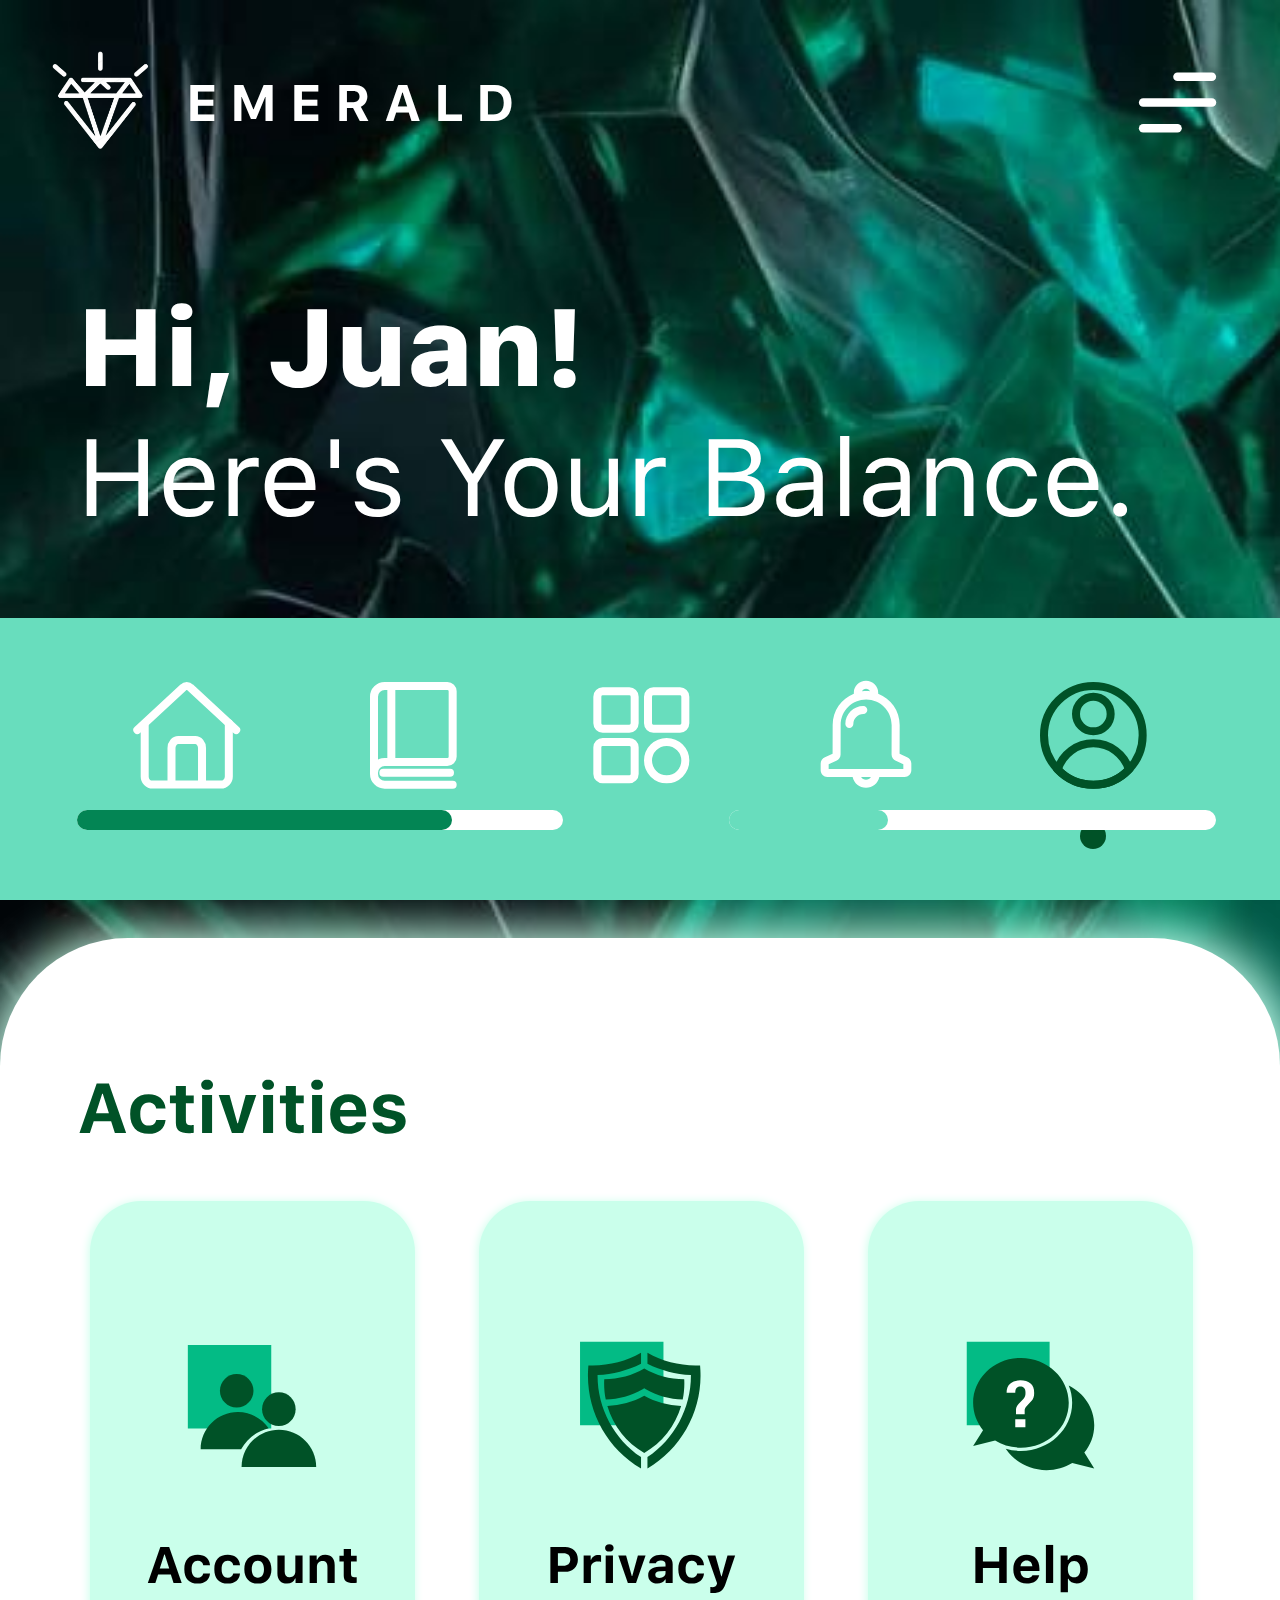
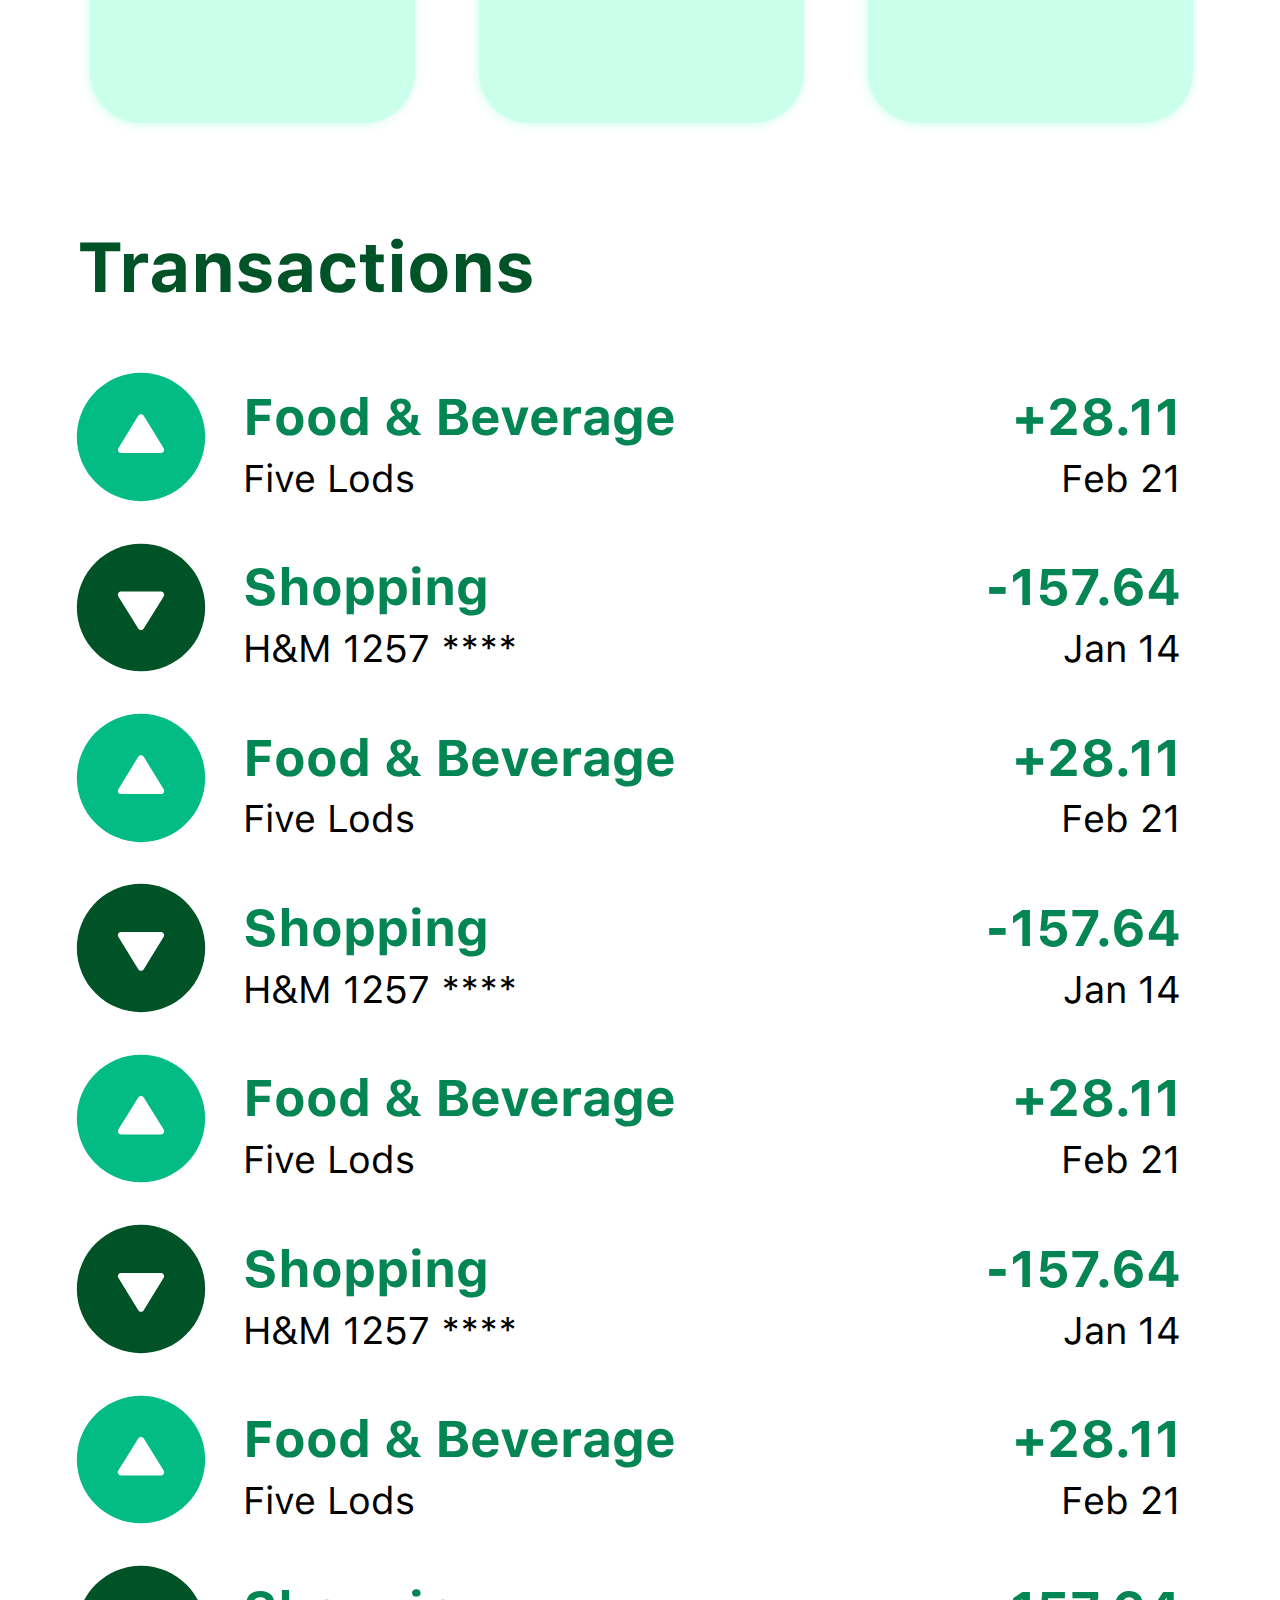
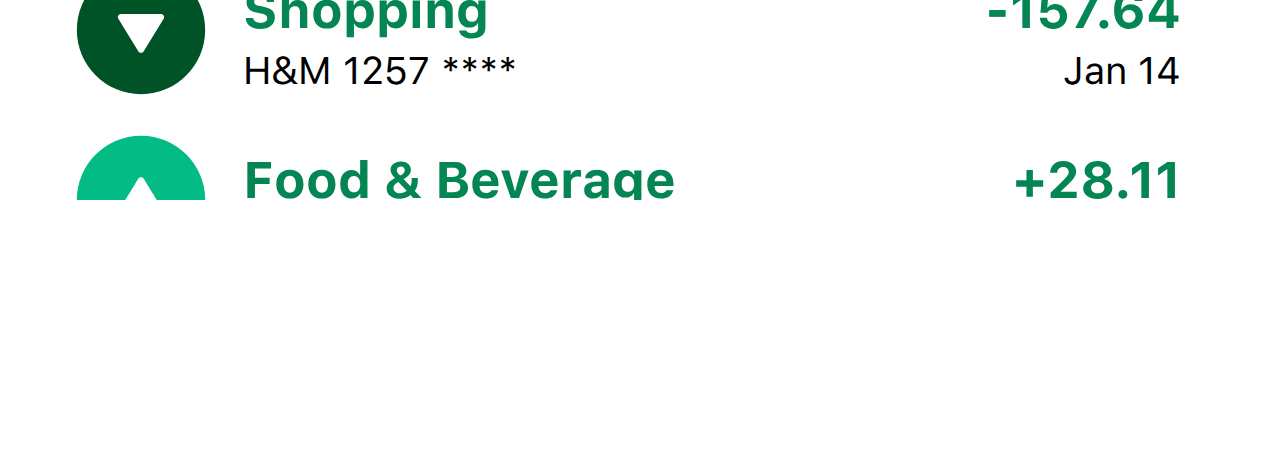
<file: index.html>
<!DOCTYPE html>
<html lang="en">
<head>
    <meta charset="UTF-8">
    <meta name="viewport" content="width=device-width, initial-scale=1.0">
    <link rel="stylesheet" href="css/style.css">
    <title>Inicio</title>
</head>
<body>
    <header class="header">
        <div class="titulo">
            <img src="storage/imgs/logo2.png">
            <p>EMERALD</p>
        </div>
            <img src="storage/imgs/menuprin.svg">
    </header>

    <main class="main">
        <section class="olap">
            <article class="saludo">
                <div class="titulo1">
                    <h1>Hi, Juan!</h1>
                </div>
                <div class="titulo2">
                    <h1>Here's Your Balance.</h1>
                </div>
            </article>

            <article class="cont_stad">
                <div class="left">
                    <p>SAVINGS</p>
                    <h2><span>$</span>15.615</h2>
                    <img class="rw" src="storage/imgs/Rectangle 4.svg">
                    <img class="rw" src="storage/imgs/Rectangle 5.svg">
                </div>
                <div class="right">
                    <p>ASSETS</p>
                    <h2><span>$</span>9.615</h2>
                    <img class="rw2" src="storage/imgs/Rectangle 4.svg">
                    <img class="rw2" src="storage/imgs/Rectangle 6.svg">
                </div>
            </article>
        </section> 
    </main>
    <section class="act_tra">
        <article class="top">
            <div class="activities">
                <h4>Activities</h4>
            </div>
            <div class="slider">
                <a class="conti" href="#">
                    <div class="cont">
                        <img src="storage/imgs/usuarios.svg">
                        <p>Account</p>
                    </div>
                </a>
                <a class="conti" href="#">
                    <div class="cont">
                        <img src="storage/imgs/privacidad.svg">
                        <p>Privacy</p>
                    </div>
                </a>
                <a class="conti" href="#">
                    <div class="cont">
                        <img src="storage/imgs/ayuda.svg">
                        <p>Help</p>
                    </div>
                </a>
                <a class="conti" href="#">
                    <div class="cont">
                        <img src="storage/imgs/usuarios.svg">
                        <p>Account</p>
                    </div> 
                </a>
                <a class="conti" href="#">
                    <div class="cont">
                        <img src="storage/imgs/privacidad.svg">
                        <p>Privacy</p>
                    </div> 
                </a> 
                <a class="conti" href="#">
                    <div class="cont">
                        <img src="storage/imgs/ayuda.svg">
                        <p>Help</p>
                    </div>
                </a>      
            </div>
        </article>

        <article class="bottom">
            <div class="transactions">
                <h4>Transactions</h4>
            </div>
            <div class="bye">
                <a class="hi" href="#">
                    <div class="first">
                        <div class="top">
                            <img src="storage/imgs/subir.svg">
                        </div>
                        <div class="texts">
                            <div class="text1_top">
                                <p>Food & Beverage</p>
                                <small>Five Lods</small>
                            </div>
                            <div class="text2_top">
                                <p>+28.11</p>
                                <small>Feb 21</small>
                            </div>
                        </div>
                    </div>
                </a>
                <a class="hi" href="#">
                    <div class="first">
                        <div class="top">
                            <img src="storage/imgs/bajar.svg">
                        </div>
                        <div class="texts">
                            <div class="text1_top">
                                <p>Shopping</p>
                                <small>H&M 1257 ****</small>
                            </div>
                            <div class="text2_top">
                                <p>-157.64</p>
                                <small>Jan 14</small>
                            </div>
                        </div>
                    </div>
                </a>
                <a class="hi" href="#">
                    <div class="first">
                        <div class="top">
                            <img src="storage/imgs/subir.svg">
                        </div>
                        <div class="texts">
                            <div class="text1_top">
                                <p>Food & Beverage</p>
                                <small>Five Lods</small>
                            </div>
                            <div class="text2_top">
                                <p>+28.11</p>
                                <small>Feb 21</small>
                            </div>
                        </div>
                    </div>
                </a>
                <a class="hi" href="#">
                    <div class="first">
                        <div class="top">
                            <img src="storage/imgs/bajar.svg">
                        </div>
                        <div class="texts">
                            <div class="text1_top">
                                <p>Shopping</p>
                                <small>H&M 1257 ****</small>
                            </div>
                            <div class="text2_top">
                                <p>-157.64</p>
                                <small>Jan 14</small>
                            </div>
                        </div>
                    </div>
                </a>
                <a class="hi" href="#">
                    <div class="first">
                        <div class="top">
                            <img src="storage/imgs/subir.svg">
                        </div>
                        <div class="texts">
                            <div class="text1_top">
                                <p>Food & Beverage</p>
                                <small>Five Lods</small>
                            </div>
                            <div class="text2_top">
                                <p>+28.11</p>
                                <small>Feb 21</small>
                            </div>
                        </div>
                    </div>
                </a>
                <a class="hi" href="#">
                    <div class="first">
                        <div class="top">
                            <img src="storage/imgs/bajar.svg">
                        </div>
                        <div class="texts">
                            <div class="text1_top">
                                <p>Shopping</p>
                                <small>H&M 1257 ****</small>
                            </div>
                            <div class="text2_top">
                                <p>-157.64</p>
                                <small>Jan 14</small>
                            </div>
                        </div>
                    </div>
                </a>
                <a class="hi" href="#">
                    <div class="first">
                        <div class="top">
                            <img src="storage/imgs/subir.svg">
                        </div>
                        <div class="texts">
                            <div class="text1_top">
                                <p>Food & Beverage</p>
                                <small>Five Lods</small>
                            </div>
                            <div class="text2_top">
                                <p>+28.11</p>
                                <small>Feb 21</small>
                            </div>
                        </div>
                    </div>
                </a>
                <a class="hi" href="#">
                    <div class="first">
                        <div class="top">
                            <img src="storage/imgs/bajar.svg">
                        </div>
                        <div class="texts">
                            <div class="text1_top">
                                <p>Shopping</p>
                                <small>H&M 1257 ****</small>
                            </div>
                            <div class="text2_top">
                                <p>-157.64</p>
                                <small>Jan 14</small>
                            </div>
                        </div>
                    </div>
                </a>
                <a class="hi" href="#">
                    <div class="first">
                        <div class="top">
                            <img src="storage/imgs/subir.svg">
                        </div>
                        <div class="texts">
                            <div class="text1_top">
                                <p>Food & Beverage</p>
                                <small>Five Lods</small>
                            </div>
                            <div class="text2_top">
                                <p>+28.11</p>
                                <small>Feb 21</small>
                            </div>
                        </div>
                    </div>
                </a>
                <a class="hi" href="#">
                    <div class="first">
                        <div class="top">
                            <img src="storage/imgs/bajar.svg">
                        </div>
                        <div class="texts">
                            <div class="text1_top">
                                <p>Shopping</p>
                                <small>H&M 1257 ****</small>
                            </div>
                            <div class="text2_top">
                                <p>-157.64</p>
                                <small>Jan 14</small>
                            </div>
                        </div>
                    </div>
                </a>
                <a class="hi" href="#">
                    <div class="first">
                        <div class="top">
                            <img src="storage/imgs/subir.svg">
                        </div>
                        <div class="texts">
                            <div class="text1_top">
                                <p>Food & Beverage</p>
                                <small>Five Lods</small>
                            </div>
                            <div class="text2_top">
                                <p>+28.11</p>
                                <small>Feb 21</small>
                            </div>
                        </div>
                    </div>
                </a>
                <a class="hi" href="#">
                    <div class="first">
                        <div class="top">
                            <img src="storage/imgs/bajar.svg">
                        </div>
                        <div class="texts">
                            <div class="text1_top">
                                <p>Shopping</p>
                                <small>H&M 1257 ****</small>
                            </div>
                            <div class="text2_top">
                                <p>-157.64</p>
                                <small>Jan 14</small>
                            </div>
                        </div>
                    </div>
                </a>
            </div>
    </section>

    <footer class="footer">
        <ul class="footer_ul">
            <li>
                <a href="#">
                    <img src="storage/imgs/casa.svg">
                </a>
            </li>
            <li>
                <a href="views/balance.html">
                    <img src="storage/imgs/libro.svg">
                </a>
            </li>
            <li>
                <a href="views/galaxi.html">
                    <img src="storage/imgs/menu.svg">
                </a>
            </li>
            <li>
                <a href="#">
                    <img src="storage/imgs/campana.svg">
                </a>
            </li>
            <li>
                <a href="#">
                    <img src="storage/imgs/usuario.svg">
                </a>
            </li>
        </ul>
        <ul class="footer_uli">
            <li>
                <a href="#">
                    <!-- <img src="/storage/imgs/Ellipse 2.svg"> -->
                </a>
            </li>
            <li>
                <a href="#">
                    <!-- <img src="/storage/imgs/Ellipse 2.svg"> -->
                </a>
            </li>
            <li>
                <a href="#">
                    <!-- <img src="/storage/imgs/Ellipse 2.svg"> -->
                </a>
            </li>
            <li>
                <a href="#">
                    <!-- <img src="/storage/imgs/Ellipse 2.svg"> -->
                </a>
            </li>
            <li>
                <a href="#">
                    <img src="storage/imgs/Ellipse 2.svg">
                </a>
            </li>
        </ul>
    </footer>
</body>
</html>
</file>
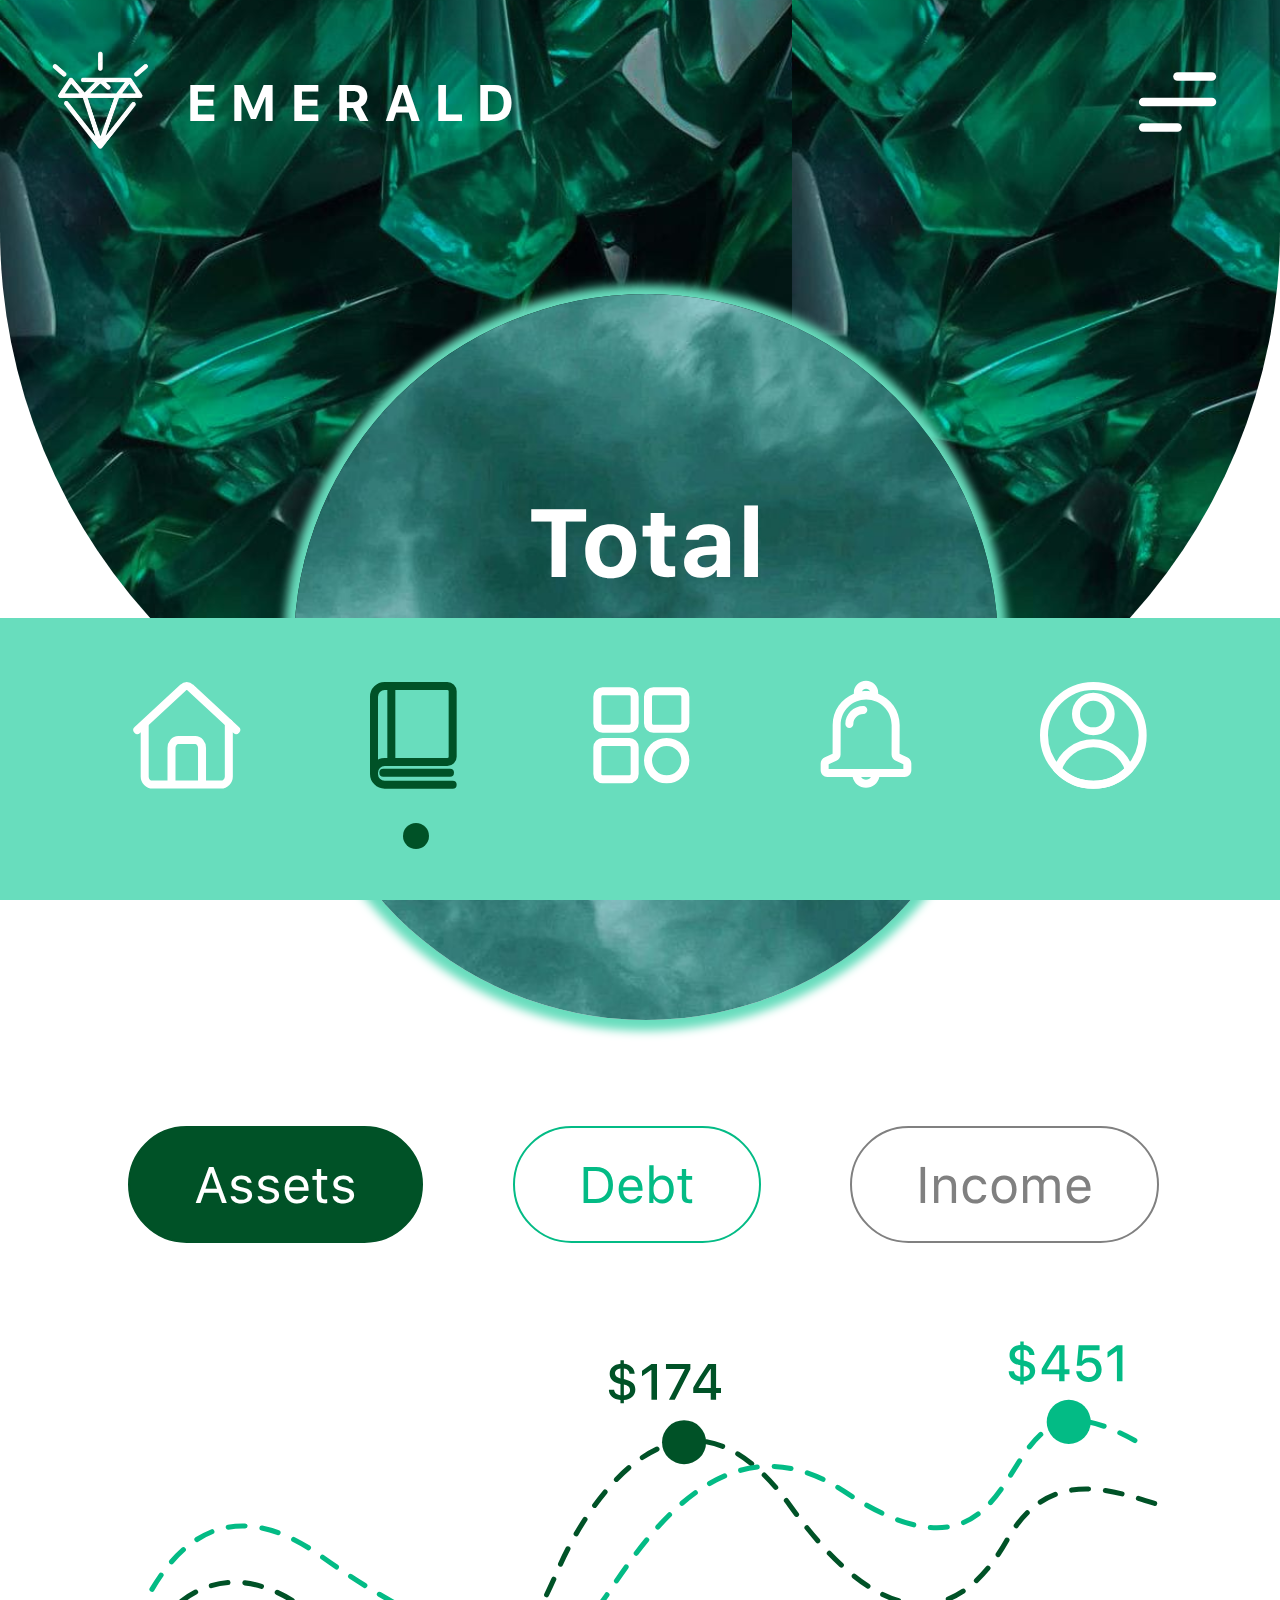
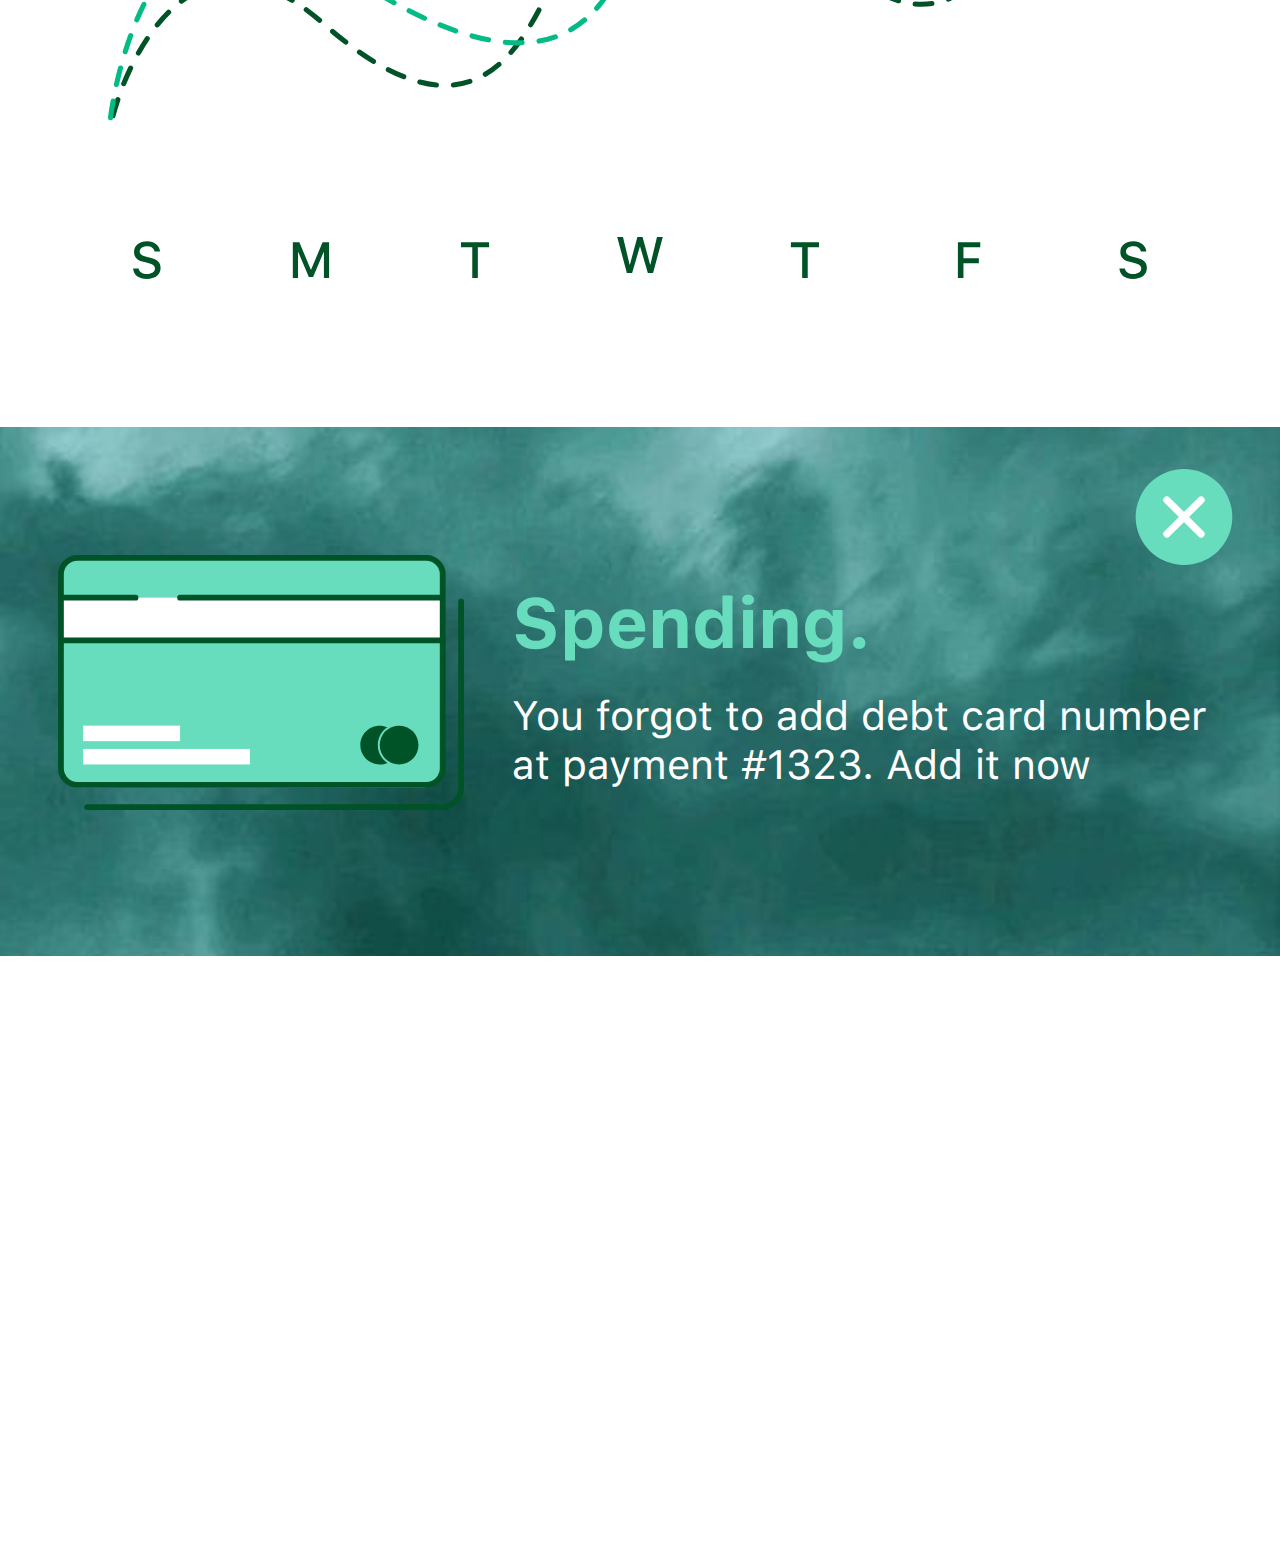
<file: views/balance.html>
<!DOCTYPE html>
<html lang="en">
<head>
    <meta charset="UTF-8">
    <meta name="viewport" content="width=device-width, initial-scale=1.0">
    <link rel="stylesheet" href="../css/balance.css">
    <title>balance</title>
</head>
<body>
    <header class="header">
        <div class="titulo">
            <img src="../storage/imgs/logo2.png">
            <p>EMERALD</p>
        </div>
            <img src="../storage/imgs/menuprin.svg">
    </header>
    <a class="ola" href="#">
    <article class="circle">
        <p>Total<p>
        <p>Balance</p>
        <p><span>$</span>214,417</p>
    </article>
    </a>
    <section class="cajas">
        <a class="a" href="#">
        <article class="box1">
            <p>Assets</p>
        </article>
        </a>
        <a class="b" href="#">
        <article class="box2">
            <p>Debt</p>
        </article>
        </a>
        <a class="c" href="#">
        <article class="box3">
            <p>Income</p>
        </article>
        </a>
    </section>
    <section class="imagenaba">
        <img src="../storage/imgs/stadystics.svg">
    </section>
    <section class="pigcuadro">
        <article class="contpig">
            <img src="../storage/imgs/Group 14.svg">
        </article>
    <section class="america">
        <article class="equis">
            <img src="../storage/imgs/equis.svg">
        </article>
        <article class="texto">
            <h1>Spending.</h1>
            <p>You forgot to add debt card number<br>
                at payment #1323. Add it now</p>
        </article>
    </section>
    </section>
    <footer class="footer">
        <ul class="footer_ul">
            <li>
                <a href="#">
                    <img src="../storage/imgs/casa.svg">
                </a>
            </li>
            <li>
                <a href="../views/balance.html">
                    <img src="../storage/imgs/libro2.svg">
                </a>
            </li>
            <li>
                <a href="../views/galaxi.html">
                    <img src="../storage/imgs/menu.svg">
                </a>
            </li>
            <li>
                <a href="#">
                    <img src="../storage/imgs/campana.svg">
                </a>
            </li>
            <li>
                <a href="../index.html">
                    <img src="../storage/imgs/usuario2.svg">
                </a>
            </li>
        </ul>
        <ul class="footer_uli">
            <li>
                <a href="#">
                    <!-- <img src="/storage/imgs/Ellipse 2.svg"> -->
                </a>
            </li>
            <li>
                <a href="#">
                    <img src="../storage/imgs/Ellipse 2.svg">
                </a>
            </li>
            <li>
                <a href="#">
                    <!-- <img src="../storage/imgs/Ellipse 2.svg"> -->
                </a>
            </li>
            <li>
                <a href="#">
                    <!-- <img src="/storage/imgs/Ellipse 2.svg"> -->
                </a>
            </li>
            <li>
                <a href="#">
                    <!-- <img src="/storage/imgs/Ellipse 2.svg"> -->
                </a>
            </li>
        </ul>
    </footer>
</body>
</html>
</file>
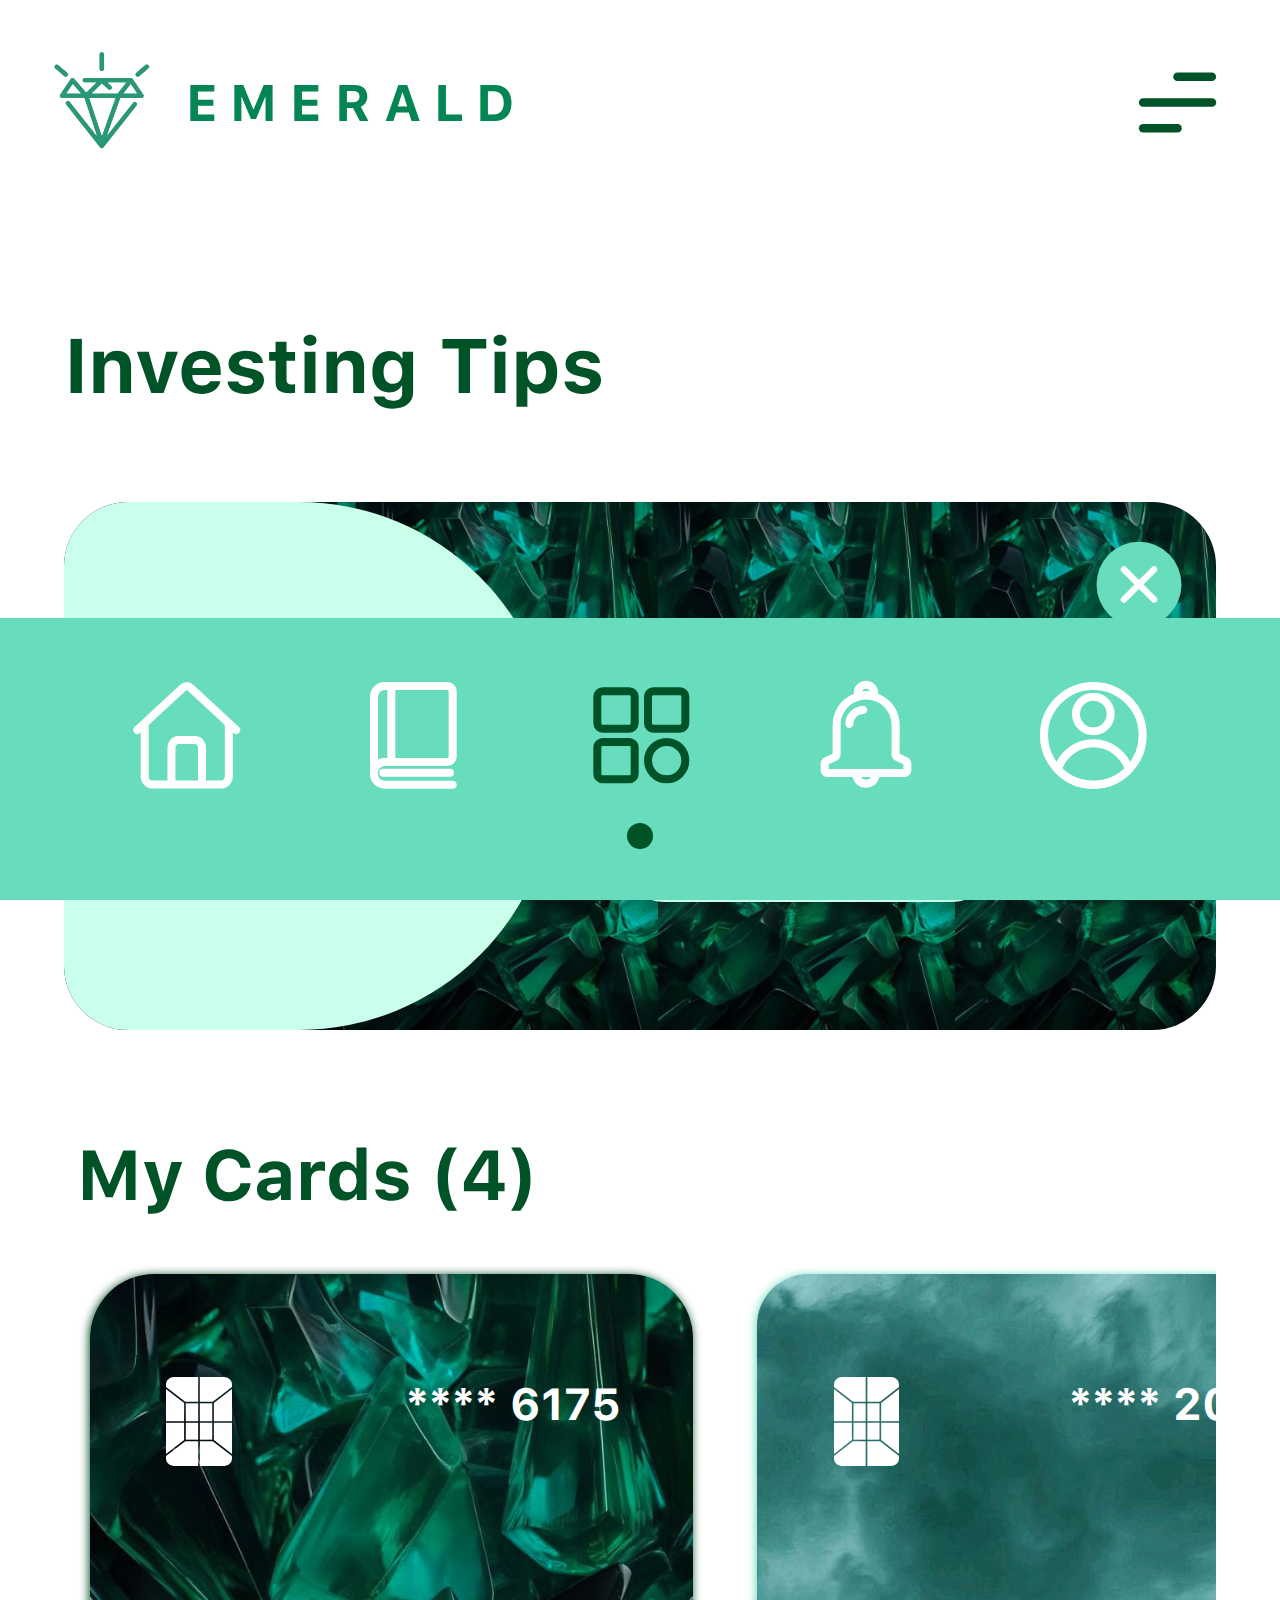
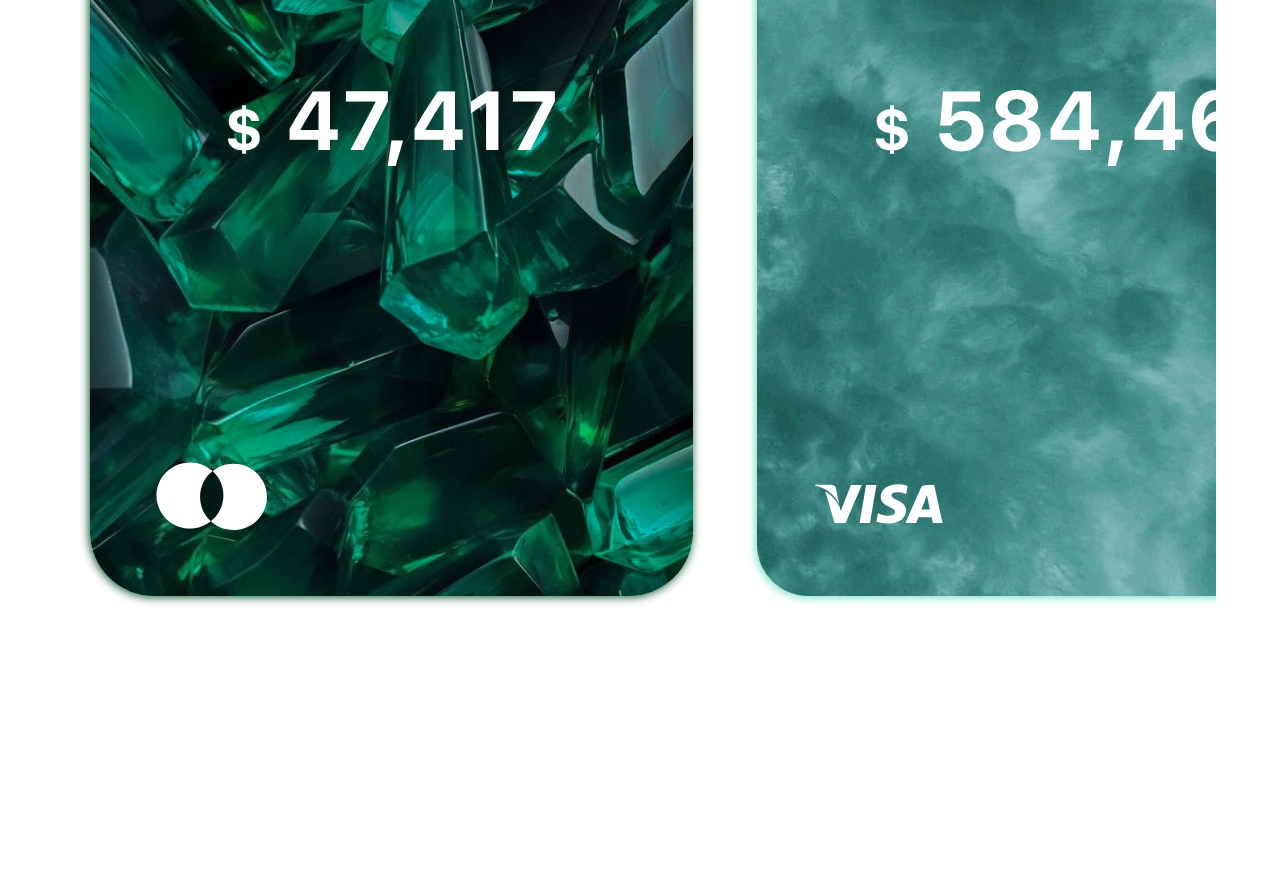
<file: views/galaxi.html>
<!DOCTYPE html>
<html lang="en">
<head>
    <meta charset="UTF-8">
    <meta name="viewport" content="width=device-width, initial-scale=1.0">
    <link rel="stylesheet" href="../css/galaxi.css">
    <title>Galaxi</title>
</head>
<body>
    <header class="header">
        <div class="titulo">
            <img src="../storage/imgs/logo3.png">
            <p>EMERALD</p>
        </div>
            <img src="../storage/imgs/menuprin2.svg">
    </header>
    <main class="main">
        <h1>Investing Tips</h1>
            <section class="pigcuadro">
                <article class="contpig">
                    <img src="../storage/imgs/cerdito.svg">
                </article>
                <article class="texto">
                    <h1>What is an ETF?</h1>
                    <p>By James B, PHD</p>
                    <a class="bottom" href="#">LEARN MORE</a>
                </article>
                <article class="equis">
                    <img src="../storage/imgs/equis.svg">
                </article>
            </section>
    </main>
    <section class="cards">
        <article class="top">
            <div class="activities">
                <h4>My Cards (4)</h4>
            </div>
            <div class="slider">
                <a class="a" href="#">
                <div class="cont">
                    <div class="arriba">
                        <img src="../storage/imgs/tarjeta.svg">
                        <p>**** 6175</p>
                    </div>
                    <div class="medio">
                        <p><span>$</span> 47,417</p>
                    </div>
                    <div class="abajo">
                        <img src="../storage/imgs/Frame 17.svg">
                    </div>
                </div>
                </a>
                <a class="b" href="#">
                    <div class="cont2">
                        <div class="arriba">
                            <img src="../storage/imgs/tarjeta.svg">
                            <p>**** 2026</p>
                        </div>
                        <div class="medio">
                            <p><span>$</span> 584,46</p>
                        </div>
                        <div class="abajo">
                            <img src="../storage/imgs/Frame 33.svg">
                        </div>
                    </div>
                </a>
                <a class="a" href="#">
                    <div class="cont">
                        <div class="arriba">
                            <img src="../storage/imgs/tarjeta.svg">
                            <p>**** 6175</p>
                        </div>
                        <div class="medio">
                            <p><span>$</span> 47,417</p>
                        </div>
                        <div class="abajo">
                            <img src="../storage/imgs/Frame 17.svg">
                        </div>
                    </div>
                </a>
                    <a class="b" href="#">
                        <div class="cont2">
                            <div class="arriba">
                                <img src="../storage/imgs/tarjeta.svg">
                                <p>**** 2026</p>
                            </div>
                            <div class="medio">
                                <p><span>$</span> 584,46</p>
                            </div>
                            <div class="abajo">
                                <img src="../storage/imgs/Frame 33.svg">
                            </div>
                        </div>
                    </a> 
        </article>
    </section>
    <footer class="footer">
        <ul class="footer_ul">
            <li>
                <a href="#">
                    <img src="../storage/imgs/casa.svg">
                </a>
            </li>
            <li>
                <a href="../views/balance.html">
                    <img src="../storage/imgs/libro.svg">
                </a>
            </li>
            <li>
                <a href="../views/galaxi.html">
                    <img src="../storage/imgs/menu2.svg">
                </a>
            </li>
            <li>
                <a href="#">
                    <img src="../storage/imgs/campana.svg">
                </a>
            </li>
            <li>
                <a href="../index.html">
                    <img src="../storage/imgs/usuario2.svg">
                </a>
            </li>
        </ul>
        <ul class="footer_uli">
            <li>
                <a href="#">
                    <!-- <img src="/storage/imgs/Ellipse 2.svg"> -->
                </a>
            </li>
            <li>
                <a href="#">
                    <!-- <img src="/storage/imgs/Ellipse 2.svg"> -->
                </a>
            </li>
            <li>
                <a href="#">
                    <img src="../storage/imgs/Ellipse 2.svg">
                </a>
            </li>
            <li>
                <a href="#">
                    <!-- <img src="/storage/imgs/Ellipse 2.svg"> -->
                </a>
            </li>
            <li>
                <a href="#">
                    <!-- <img src="/storage/imgs/Ellipse 2.svg"> -->
                </a>
            </li>
        </ul>
    </footer>
</body>
</html>
</file>
<file: css/style.css>
@import url(variables.css);

*{
    margin:0;
    padding: 0;
    box-sizing: border-box;
}

header{
    display:flex;
    justify-content: space-between;
    padding: 4vw;
    /* background-color: rosybrown; */
}
body{
    background-image: url("../storage/imgs/fondo1.jpg");
    background-repeat: no-repeat;
    background-size: cover;
}


.header img{
    width:8vw
}

.titulo{
    display:flex; 
    align-items: center;
}

.titulo p{
    font-size: 4vw;
    margin-left: 2.5vw;
    color: white;
    letter-spacing: 1vw;
    font-family: "basic_text";
}

.titulo img{
    width:8vw;
}

.olap{
    padding: 6vw;
    /* background-color: olive; */
}

.titulo1 h1{
    font-size: 8.5vw;
    color: white;
    font-family: "Main_title";
}

.titulo2 h1{
    font-size: 8.5vw;
    color: white;
    font-family: "Main_title2";
    font-weight: lighter;
}

.cont_stad{
    display:flex;
    justify-content: space-between;
    margin-top: 6vw;
    gap:19vw;
    /* border: 1px solid black; */
}

.right{
    /* border: 1px solid black; */
    flex-grow: 1;
    margin-left: -9vw;
}

.left{
    /* border: 1px solid black; */
    flex-grow: 1;
}

.left p,
.right p{
    font-size: 4vw;
    font-family: "Main_title2";
    color: white;
}

.left h2,
.right h2{
    font-size: 6vw;
    font-family: "basic_text";
    color: white;
    margin-top: 1vw;
}

.left span,
.right span{
    font-size: 4vw;
}

.rw {
    height: 1.6vw;
    margin-top: 2vw;
    z-index: 1;
    position: absolute;
}

.rw2 {
    height: 1.6vw;
    margin-top: 2vw;
    margin-left: 2vw;
    z-index: 1;
    position: absolute;
}

.right p,
.right h2{
    margin-left: 3vw;
}

.act_tra{
    /* border:1px solid black; */
    padding-left:5vw;
    padding-bottom: 20vw;
    padding-top: 10vw;
    margin-top: 6vw;
    height:100%;
    width:100%;
    opacity:1;
    border-top-left-radius: 10vw;
    border-top-right-radius: 10vw;
    box-shadow: 1px 8px 50px 15px var(--color-5);
    background: rgb(255, 255, 255);
}

.slider{
    /* border:1px solid black; */
    padding:2vw;
    width:90vw;
    display:flex;
    flex-direction: row;
    gap:5vw;
    margin-top: 2vw;
    overflow-x: scroll;
}

.cont{
    /* border:1px solid black; */
    display: flex;
    flex-direction: column;
    padding-right: 2.7vw;
    padding-left: 2.7vw;
    padding-top: 10vw;
    padding-bottom: 10vw;
    background: var(--color-5);
    border-radius: 4vw;
    box-shadow: -1px 1px 10px 0px var(--color-5);
}

.conti{
    text-decoration: none;
    color: black
}

.cont:hover{
    background-image: url("../storage/imgs/footer.jpeg");
    background-size: cover;
    transform: scale(1.1);
    transition:1s ;

}

.slider img{
    /* border:1px solid black; */
    display: flex;
    margin: 0 auto;
    height: 10vw;
}

.cont p{
    font-size: 4vw;
    text-align: center;
    font-family: "basic_text";
    margin-top: 4vw;
    font-weight: lighter;
    width: 20vw;
}

.activities h4{
    font-family: "basic_text";
    font-size: 5.5vw;
    padding-left: 1vw;
    color: var(--color-1)
}

.footer{
    /* border: 1px solid black; */
    background-color:var(--color-4);
    position:fixed;
    bottom:0vw;
    width:100%;
    padding-top: 2vw;
    padding-bottom: 4vw;

}

.footer_ul{
    display: flex;
    justify-content: space-evenly;
    align-items: center;
    padding:2vw;
    /* border: 1px solid black */
}

.footer_ul li{
    list-style: none;

}

.footer_ul li a{
    display:flex
}

.footer_ul li a img{
    object-fit: contain;
    height:10vw
}

.footer_uli{
    display: flex;
    padding-right: 2vw;
    gap:21.1vw;
    align-items: center;
    /* border: 1px solid black */
}

.footer_uli li{
    list-style: none;

}

.footer_uli li a{
    display:flex
}

.footer_uli li a img{
    object-fit: contain;
    height:2vw
}


.transactions h4{
    font-family: "basic_text";
    font-size: 5.5vw;
    padding-top: 2vw;
    padding-bottom: 4vw;
    padding-left: 1vw;
    color: var(--color-1)
}

.cont_trans{
    display:flex;
    flex-direction: column;
    margin-top: 6vw;
    /* border: 1px solid black; */
}

.bottom{
    margin-top: 4vw;
    width:90vw;
    height:125vw;
    overflow-y: scroll;
}

.hi{
    text-decoration: none;
}

.oli{
    display: flex;
    flex-direction: row;
}

.bye{
    display: flex;
    flex-direction: column;
}

.first{
    display: flex;
    flex-direction: row;
    padding-bottom: 1vw;
    width:97%
}

.first:hover{
    transform: scale(1.02);
    transition:0.5s ;
}

.top img{
    height:12vw
}

.text1_top{
    margin-left: 2vw;
    width:45vw;
    /* border: 1px solid blue; */
}

.text2_top{
    margin-left: 2vw;
    width:15vw;
    /* border: 1px solid blue; */
}

.text1_top p{
    font-size: 4vw;
    font-family: "basic_text";
    color: var(--color-2)
}

.text2_top p{
    font-size: 4vw;
    font-family: "basic_text";
    color:var(--color-2);
    display: flex;
    justify-content: end;
}

.text2_top small{
    display: flex;
    padding-top:0.6vw;
    justify-content: end;
    font-family: "Main_title2";
    font-size: 3vw;
    color: black
}

.text1_top small{
    display: flex;
    padding-top:0.6vw;
    justify-content: start;
    font-family: "Main_title2";
    font-size: 3vw;
    color: black
}

.texts{
    display:flex;
    flex-direction: row;
    justify-content: space-between;
    margin-top: 2vw;
    width:80vw
}
</file>
<file: css/balance.css>
@import url(variables.css);

*{
    margin:0;
    padding: 0;
    box-sizing: border-box;
}

header{
    display:flex;
    justify-content: space-between;
    background-image: url("../storage/imgs/fondo1.jpg");
    background-size: contain;
    margin-top: -47vw;
    padding-left: 4vw;
    padding-right: 4vw;
    border-radius:45vw;
    
}

.header img{
    width:8vw
}

.titulo{
    display:flex; 
    align-items: center;
    height:110vw;
}

.titulo p{
    font-size: 4vw;
    margin-left: 2.5vw;
    color: white;
    letter-spacing: 1vw;
    font-family: "basic_text";
}

.titulo img{
    width:8vw;
}


.circle{
    /* background-color: var(--color-2); */
    background-image: url("../storage/imgs/footer.jpeg");
    background-size: cover;
    background-repeat: no-repeat;
    margin-top:-40vw;
    margin-left:23vw;
    text-align: center;
    position:absolute;
    width:55vw;
    padding-top:15vw;
    padding-bottom: 15vw;
    padding-left: 15vw;
    border-radius: 30vw;
    box-shadow: -0.5px 1px 10px 10px var(--color-4);
}

.circle p{
    font-family: "basic_text";
    font-size: 7.5vw;
    margin-left: -15vw;
    color: white
}

.circle span{
    font-size: 5vw;
}

.cajas{
    display:flex;
    width:90%;
    flex-direction: row;
    margin-top: 25vw;
    padding-left: 10vw;
    gap:7vw
}

.box1,
.box2,
.box3{
    padding:2vw 5vw 2vw 5vw;
    border-radius: 5vw;
}

.box1 p,
.box2 p,
.box3 p{
    font-family: "Main_title2";
    font-size: 4vw;
}

.box1{
    border: 2px solid var(--color-1);
    background-color: var(--color-1);
    color: white
}

.box2{
    border: 2px solid var(--color-3);
    color: var(--color-3);
}

.box3{
    border: 2px solid gray;
    color: gray
}

.imagenaba img{
    height:47vw;
    width:100vw;
    margin-top: 7vw;
}

.footer{
    /* border: 1px solid black; */
    background-color:var(--color-4);
    position:fixed;
    bottom:0vw;
    width:100%;
    padding-top: 2vw;
    padding-bottom: 4vw;

}

.footer_ul{
    display: flex;
    justify-content: space-evenly;
    align-items: center;
    padding:2vw;
    /* border: 1px solid black */
}

.footer_ul li{
    list-style: none;

}

.footer_ul li a{
    display:flex
}

.footer_ul li a img{
    object-fit: contain;
    height:10vw
}

.footer_uli{
    display: flex;
    padding-right: 2vw;
    gap:31.5vw;
    align-items: center;
    /* border: 1px solid black */
}

.footer_uli li{
    list-style: none;

}

.footer_uli li a{
    display:flex
}

.footer_uli li a img{
    object-fit: contain;
    height:2vw
}

.pigcuadro{
    background-image: url("../storage/imgs/footer.jpeg");
    background-size: cover;
    margin-top: 7vw;
    margin-bottom: 15vw;
    margin-right: 5vw;
    padding-bottom:1vw;
    display: flex;
    flex-direction: row;
    width:100vw;
}

.pigcuadro img{
    height:20vw;
}

.contpig{
    margin-right: 5vw;
    padding-left: 4.5vw;
    padding-top: 10vw;
    padding-bottom: 10vw;
    width:35vw
}

.equis img{
    display: flex;
    margin-left: 48vw;
    margin-top: 2vw;
    width:9vw;
    height:10vw;
}

.texto{
    height: auto;
}

.texto h1{
    font-size: 5.5vw;
    padding-bottom: 2vw;
    color: var(--color-4);
    font-family: "basic_text";
}

.texto p{
    font-family: "Main_title2";
    font-size: 3.2vw;
    padding-bottom: 4.5vw;
    color: white
}

.ola:hover{
    .circle{
        box-shadow: -0.5px 1px 30px 10px var(--color-2);
        transform: scale(1.02);
        transition:0.5s ;
        width:60vw;
        margin-left:20vw;
    }

    .circle p{
        font-size: 9vw;
        transform: scale(1.02);
        transition:0.5s ;
    }
}

.a, 
.b, 
.c{
    text-decoration: none;
}

.a:hover{
    .box1{
        transform: scale(1.02);
        transition:0.5s ;
        box-shadow: -0.5px 1px 20px 10px var(--color-1);
    }

    .box1 p{
        font-family: "basic_text";
        transition: all 0.5s;
        font-size: 5vw;
    }
}

.b:hover{
    .box2{
        transform: scale(1.02);
        transition:0.5s ;
        box-shadow: -0.5px 1px 20px 10px var(--color-4);
    }

    .box2 p{
        font-family: "basic_text";
        transition: all 0.5s;
        font-size: 5vw;
    }
}

.c:hover{
    .box3{
        transform: scale(1.02);
        transition:0.5s ;
        box-shadow: -0.5px 1px 20px 10px gray;
    }

    .box3 p{
        font-family: "basic_text";
        transition: all 0.5s;
        font-size: 5vw;
    }
}
</file>
<file: css/galaxi.css>
@import url(variables.css);

*{
    margin:0;
    padding: 0;
    box-sizing: border-box;
}

header{
    display:flex;
    justify-content: space-between;
    padding: 4vw;
    flex-direction: row;
    /* background-color: rosybrown; */
}

.header img{
    width:8vw
}

.titulo{
    display:flex; 
    align-items: center;
}

.titulo p{
    font-size: 4vw;
    margin-left: 2.5vw;
    color: var(--color-2);
    font-family: "basic_text";
    letter-spacing: 1vw;
}

.titulo img{
    width:8vw;
}

.main{
    margin-top: 9vw;
    padding-left: 5vw;
}

.main h1{
    font-family: "basic_text";
    font-size: 6vw;
    color:var(--color-1)
}

.pigcuadro{
    background-image: url("../storage/imgs/fondo1.jpg");
    background-size: contain;
    border-radius: 5vw;
    margin-top: 7vw;
    margin-right: 5vw;
    display: flex;
    flex-direction: row;
}

.pigcuadro img{
    height:21vw;
}

.contpig{
    background:var(--color-5);
    border-top-right-radius: 20vw;
    border-bottom-right-radius: 20vw;
    border-top-left-radius:5vw;
    border-bottom-left-radius:5vw;
    margin-right: 5vw;
    padding-left: 4.5vw;
    padding-top: 10vw;
    padding-bottom: 10vw;
    width:60vw
}

.equis img{
    width:8vw;
    margin-top: -4vw;
    margin-right: 2vw;
}

.texto{
    width:60vw;
    height: auto;
    margin-top: 10vw;
}

.texto h1{
    font-size: 4.5vw;
    padding-bottom: 2vw;
    color: white
}

.texto p{
    font-family: "Main_title2";
    font-size: 3.5vw;
    padding-bottom: 4.5vw;
    color: white
}

.bottom{
    font-family: "Main_title2";
    text-decoration: none;
    font-size: 2.7vw;
    color: var(--color-1);
    background-color: var(--color-5);
    border-radius: 10vw;
    padding-top:2vw;
    padding-bottom:2vw;
    padding-left: 6vw;
    padding-right: 6vw;
}

.footer{
    /* border: 1px solid black; */
    background-color:var(--color-4);
    position:fixed;
    bottom:0vw;
    width:100%;
    padding-top: 2vw;
    padding-bottom: 4vw;

}

.footer_ul{
    display: flex;
    justify-content: space-evenly;
    align-items: center;
    padding:2vw;
    /* border: 1px solid black */
}

.footer_ul li{
    list-style: none;

}

.footer_ul li a{
    display:flex
}

.footer_ul li a img{
    object-fit: contain;
    height:10vw
}

.footer_uli{
    display: flex;
    padding-right: 2vw;
    gap:24.5vw;
    align-items: center;
    /* border: 1px solid black */
}

.footer_uli li{
    list-style: none;

}

.footer_uli li a{
    display:flex
}

.footer_uli li a img{
    object-fit: contain;
    height:2vw
}

.cards{
    /* border:1px solid black; */
    padding-left:5vw;
    padding-bottom: 20vw;
    padding-top: 2vw;
    margin-top: 6vw;
    height:100%;
    width:100%;
    border-top-left-radius: 10vw;
    border-top-right-radius: 10vw;
}

.slider{
    /* border:1px solid black; */
    padding:2vw;
    width:90vw;
    display:flex;
    flex-direction: row;
    gap:5vw;
    margin-top: 2.5vw;
    overflow-x: scroll;
}

.cont{
    /* border:1px solid black; */
    display: flex;
    flex-direction: column;
    padding-top: 10vw;
    color: white;
    background-image: url("../storage/imgs/fondo1.jpg");
    background-repeat: no-repeat;
    background-size: cover;
    border-radius: 5vw;
    height:72vw;
    box-shadow: -1px 1px 10px 0px var(--color-1);
}

.cont2{
    /* border:1px solid black; */
    display: flex;
    flex-direction: column;
    padding-top: 10vw;
    color:white;
    background-image: url("../storage/imgs/footer.jpeg");
    background-repeat: no-repeat;
    background-size: cover;
    border-radius: 4vw;
    height:72vw;
    box-shadow: -1px 1px 10px 0px var(--color-4);
}

.slider img{
    /* border:1px solid black; */
    display: flex;
    margin: 0 auto;
    height: 10vw;
}

.cont p{
    font-size: 4vw;
    text-align: center;
    font-family: "basic_text";
    margin-top: 4vw;
    font-weight: lighter;
    width: 20vw;
}

.cont2 p{
    font-size: 4vw;
    text-align: center;
    font-family: "basic_text";
    margin-top: 4vw;
    font-weight: lighter;
    width: 20vw;
}

.activities h4{
    font-family: "basic_text";
    font-size: 5.5vw;
    padding-left: 1vw;
    color: var(--color-1)
}

.arriba {
    display: flex;
    flex-direction: row;
    justify-content: space-between;
    margin-top: -2vw;
    padding-left: 6vw;
    padding-right: 4vw;
    gap:12vw;
}
 .arriba p{
    margin-top: 0vw;
    font-size: 3.5vw;
 }

.arriba img{
     height:7vw
}

 .medio{
    display: flex;
    justify-content: center;
    margin-top: 12vw;
 }

 .medio p{
    font-size: 6.5vw;
    width:100%;
 }

 .medio span{
    font-size: 4.5vw;
 }

 .abajo{
    display: flex;
    margin-top: 22vw;
    margin-right: 28vw;
 }

 .abajo img{
    height: 7vw
 }

 .cont2 .abajo img{
    height:10vw;
    margin-top:-1vw
 }

 .bottom:hover{
    box-shadow: -0.5px 1px 20px 10px var(--color-4);
    transition: all 0.5s;
 }

 .a{
    text-decoration: none;
 }

 .a:hover{
    transform: scale(1.02);
    transition:0.5s ;
    .medio p{
        transition: all 0.5s;
        font-size: 7.5vw;
        color: var(--color-4)
    }

    .arriba img{
        box-shadow: -0.5px 1px 20px 10px var(--color-4);
        border-radius: 1vw;
        transition: all 0.5s;
    }
    
 }

 .b{
    text-decoration: none;
 }

 .b:hover{
    transform: scale(1.02);
    transition:0.5s ;
    .medio p{
        font-size: 7.5vw;
        transition: all 0.5s;
        color: var(--color-4)
    }

    .arriba img{
        box-shadow: -0.5px 1px 20px 10px var(--color-4);
        border-radius: 1vw;
        transition: all 0.5s;
    }
 }
</file>
